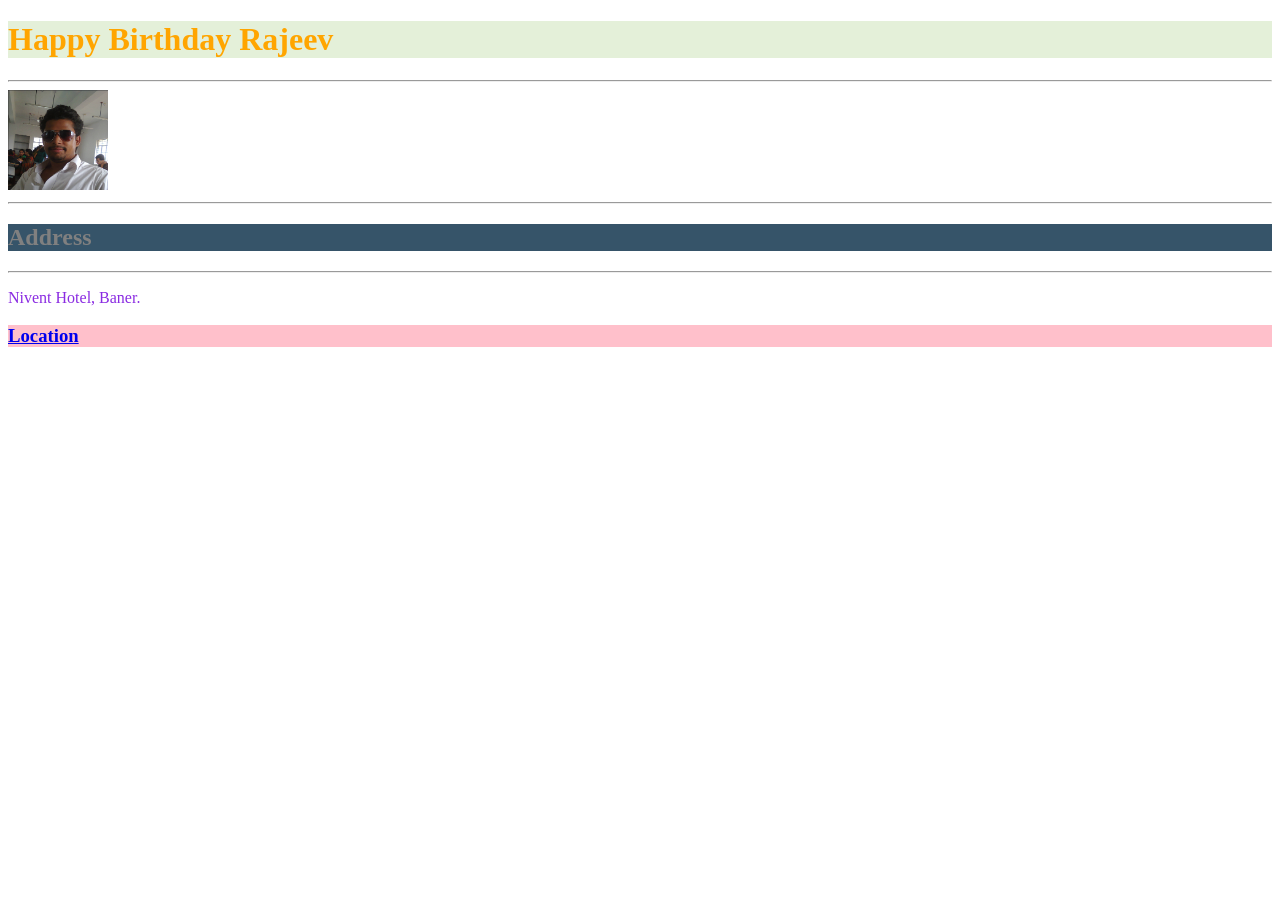
<file: birthday.html>
<!DOCTYPE html>
<html lang="en">
<head>
    <meta charset="UTF-8">
    <meta name="viewport" content="width=device-width, initial-scale=1.0">
    <title>Its My Birthday !!!</title>
    <style> h1 {
        background: grey;
    }

    </style>
    <link rel="stylesheet" href="./css/style.css">
</head>
<body>
    <h1 style="color:orange;">Happy Birthday Rajeev</h1>
    <hr>
    <img src="./images/rjImage.png" width="100" height="100">
    <hr>
    <h2> Address </h2>
    <hr>
    <p style = "color:blueviolet">Nivent Hotel, Baner.</p>
    <h3><a href="http://www.google.com">Location</a></h3>
    
</body>
</html>
</file>
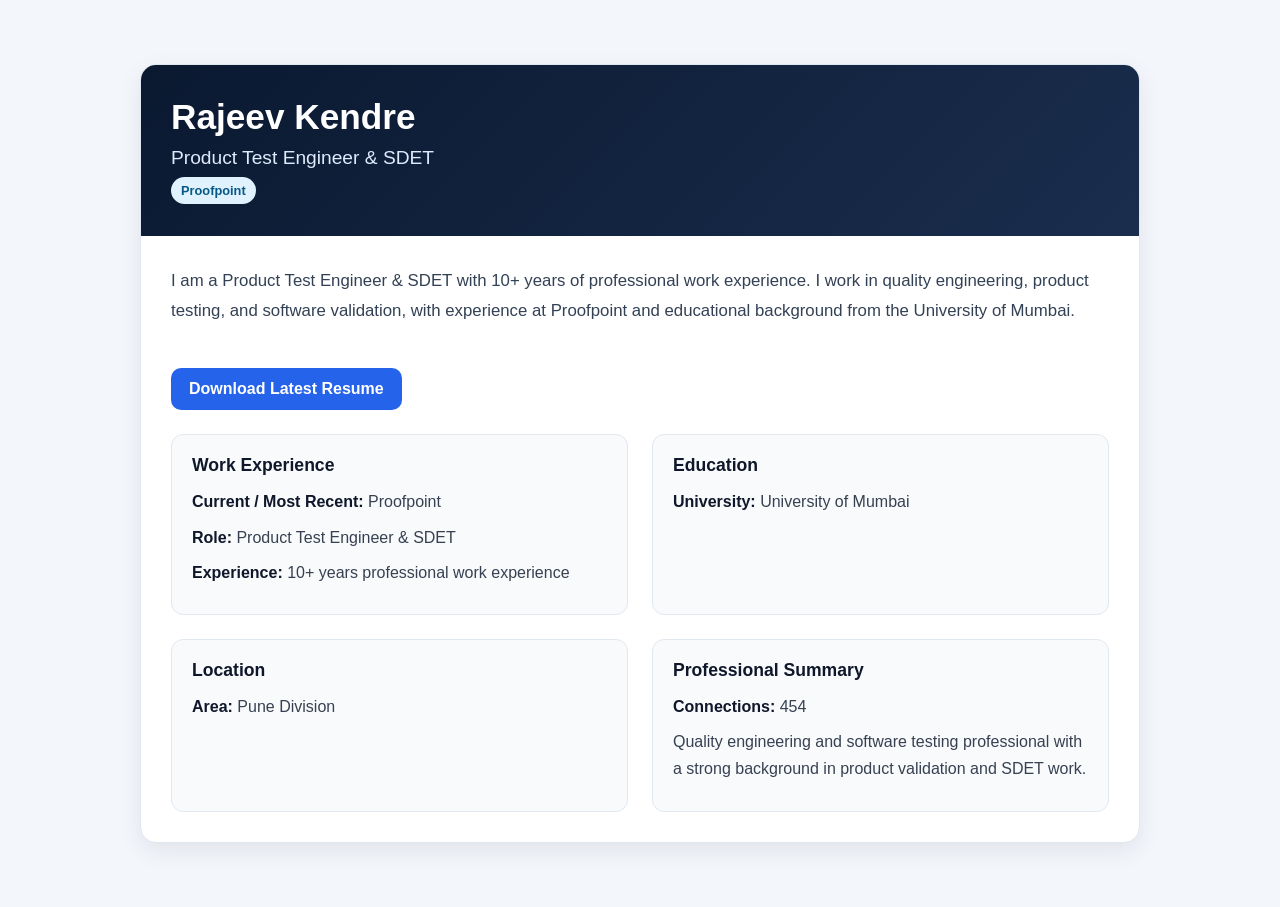
<file: main.html>
<!DOCTYPE html>
<html lang="en">
<head>
    <meta charset="UTF-8">
    <meta name="viewport" content="width=device-width, initial-scale=1.0">
    <title>Rajeev Kendre - Proofpoint | LinkedIn</title>
    <style>
        body {
            margin: 0;
            font-family: Arial, Helvetica, sans-serif;
            background: #f3f6fb;
            color: #1f2a37;
        }

        .container {
            max-width: 1000px;
            margin: 40px auto;
            padding: 24px;
        }

        .card {
            background: #ffffff;
            border: 1px solid #dfe7f1;
            border-radius: 16px;
            box-shadow: 0 8px 24px rgba(15, 23, 42, 0.08);
            overflow: hidden;
        }

        .header {
            background: linear-gradient(135deg, #0a1930, #1a2d4d);
            color: #fff;
            padding: 32px 30px;
        }

        .name {
            margin: 0;
            font-size: 2.2rem;
        }

        .role {
            margin: 10px 0 0;
            font-size: 1.2rem;
            color: #dfeafc;
        }

        .body {
            padding: 30px;
        }

        .summary {
            font-size: 1.05rem;
            line-height: 1.8;
            color: #334155;
            margin: 0 0 24px;
        }

        .grid {
            display: grid;
            grid-template-columns: 1fr 1fr;
            gap: 24px;
        }

        .section {
            background: #f8fafc;
            border: 1px solid #e2e8f0;
            border-radius: 12px;
            padding: 20px;
        }

        .section h2 {
            margin-top: 0;
            margin-bottom: 12px;
            font-size: 1.1rem;
            color: #0f172a;
        }

        .section p {
            margin: 8px 0;
            color: #374151;
            line-height: 1.7;
        }

        .label {
            font-weight: 700;
            color: #0f172a;
        }

        .muted {
            color: #475569;
        }

        .badge {
            display: inline-block;
            margin-top: 8px;
            background: #e0f2fe;
            color: #075985;
            border-radius: 999px;
            padding: 6px 10px;
            font-size: 0.8rem;
            font-weight: 700;
        }

        .resume-btn {
            display: inline-block;
            margin-top: 18px;
            background: #2563eb;
            color: white;
            text-decoration: none;
            padding: 12px 18px;
            border-radius: 10px;
            font-weight: 700;
        }

        .resume-btn:hover {
            background: #1d4ed8;
        }

        @media (max-width: 700px) {
            .grid {
                grid-template-columns: 1fr;
            }

            .name {
                font-size: 1.8rem;
            }
        }
    </style>
</head>
<body>
    <div class="container">
        <div class="card">
            <div class="header">
                <h1 class="name">Rajeev Kendre</h1>
                <p class="role">Product Test Engineer &amp; SDET</p>
                <div class="badge">Proofpoint</div>
            </div>

            <div class="body">
                <p class="summary">
                    I am a Product Test Engineer &amp; SDET with 10+ years of professional work experience.
                    I work in quality engineering, product testing, and software validation, with experience
                    at Proofpoint and educational background from the University of Mumbai.
                </p>

                <a class="resume-btn" href="./resume.pdf" download>Download Latest Resume</a>

                <div class="grid" style="margin-top: 24px;">
                    <div class="section">
                        <h2>Work Experience</h2>
                        <p><span class="label">Current / Most Recent:</span> Proofpoint</p>
                        <p><span class="label">Role:</span> Product Test Engineer &amp; SDET</p>
                        <p><span class="label">Experience:</span> 10+ years professional work experience</p>
                    </div>

                    <div class="section">
                        <h2>Education</h2>
                        <p><span class="label">University:</span> University of Mumbai</p>
                    </div>

                    <div class="section">
                        <h2>Location</h2>
                        <p><span class="label">Area:</span> Pune Division</p>
                    </div>

                    <div class="section">
                        <h2>Professional Summary</h2>
                        <p><span class="label">Connections:</span> 454</p>
                        <p class="muted">Quality engineering and software testing professional with a strong background in product validation and SDET work.</p>
                    </div>
                </div>
            </div>
        </div>
    </div>
</body>
</html>
</file>
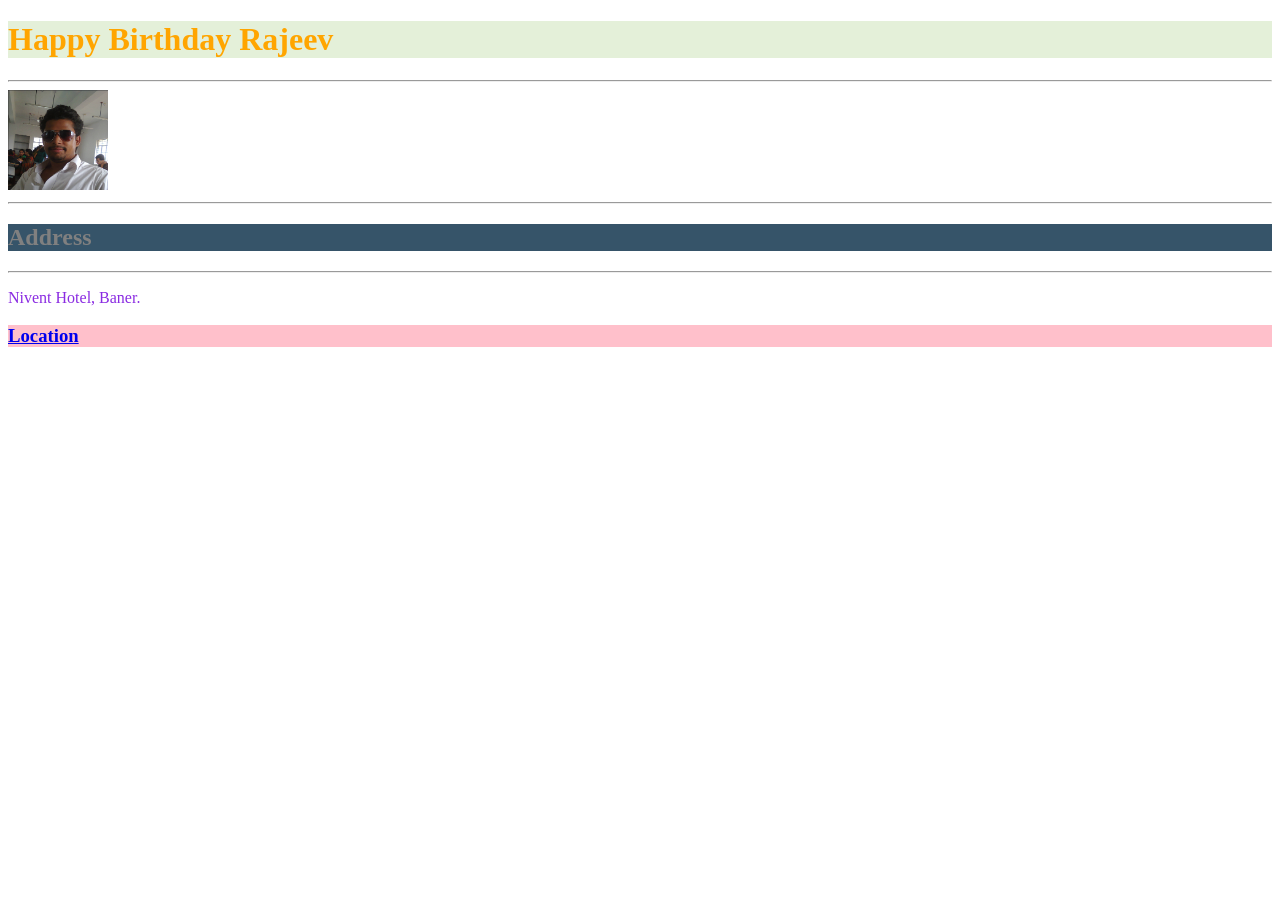
<file: html/birthday.html>
<!DOCTYPE html>
<html lang="en">
<head>
    <meta charset="UTF-8">
    <meta name="viewport" content="width=device-width, initial-scale=1.0">
    <title>Its My Birthday !!!</title>
    <style> h1 {
        background: grey;
    }

    </style>
    <link rel="stylesheet" href="../css/style.css">
</head>
<body>
    <h1 style="color:orange;">Happy Birthday Rajeev</h1>
    <hr>
    <img src="../images/rjImage.png" width="100" height="100">
    <hr>
    <h2> Address </h2>
    <hr>
    <p style = "color:blueviolet">Nivent Hotel, Baner.</p>
    <h3><a href="http://www.google.com">Location</a></h3>
    
</body>
</html>
</file>
<file: css/style.css>
h1 {
    background: rgba(131, 188, 81, 0.219);
}

h2 {
    color: grey;
    background: rgb(54, 84, 105);
}
h3 {
    color: aqua;
    background: pink;
}
</file>
